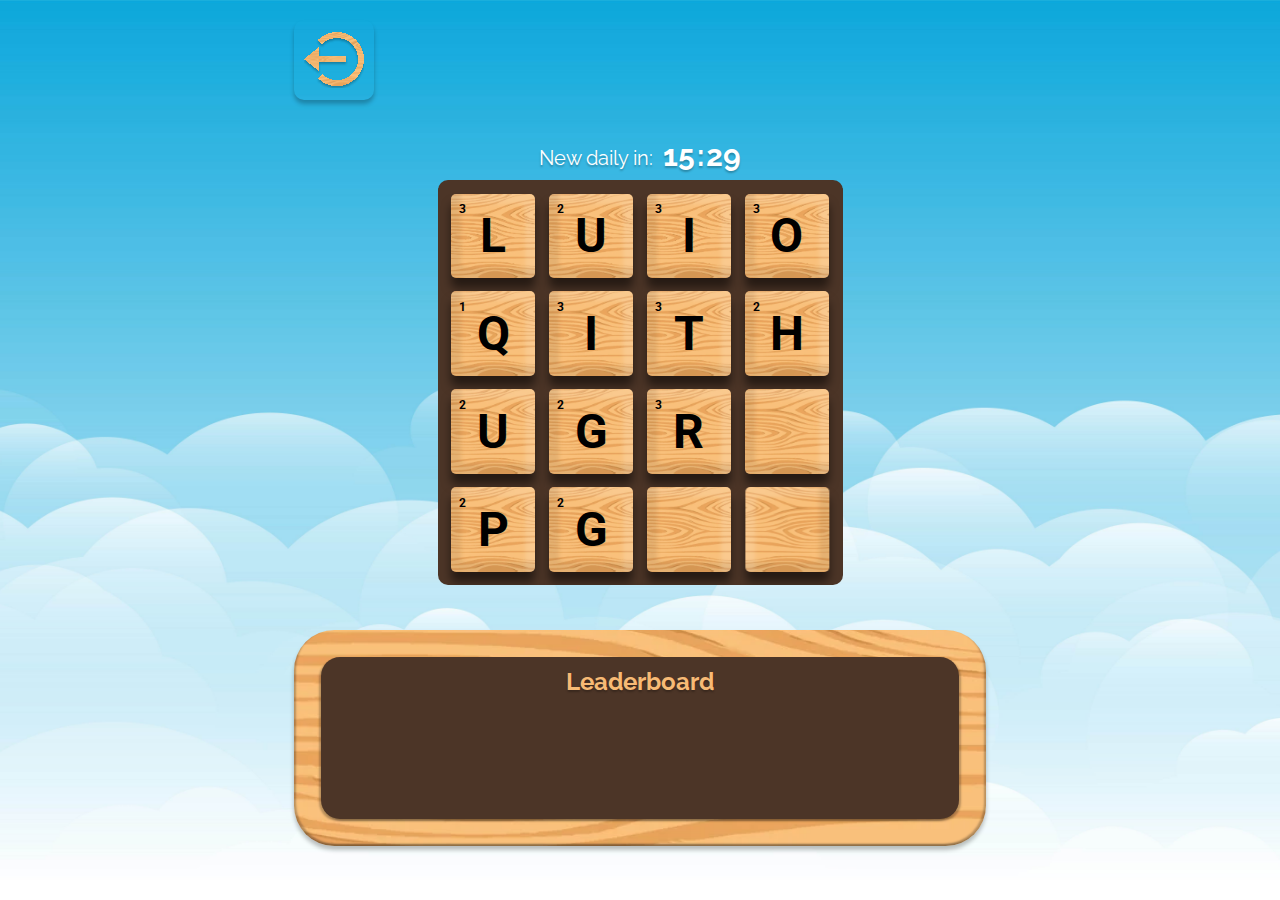
<file: templates/daily.html>
<!DOCTYPE html>
<html lang="en">
<head>
    <!-- Google tag (gtag.js) -->
    <script async src="https://www.googletagmanager.com/gtag/js?id=G-07BF2V1D8M"></script>
    <script>
      window.dataLayer = window.dataLayer || [];
      function gtag(){dataLayer.push(arguments);}
      gtag('js', new Date());

      gtag('config', 'G-07BF2V1D8M');
    </script>

    <meta charset="UTF-8">
    <meta name="viewport" content="width=device-width, initial-scale=1.0">
    <title>Word Flip | Daily</title>
    <meta description="Welcome to Word Flip, a tile-flipping, word-hunting, stress-inducing, vocabulary-stretching game for hours of fun.">

    <meta property="og:title" content="Word Flip | Daily">
    <meta property="og:description" content="Play the Word Flip daily level!">
    <meta property="og:site_name" content="Word Flip">
    <meta property="og:image" content="https://wordflip.net/static/ASSETS/wf-tile.png">
    <meta property="og:url" content="https://wordflip.net">

    <link rel="stylesheet" href="/static/CSS/daily.css">
    <link rel="icon" type="image/x-icon" href="/static/ASSETS/LOGOS/logo-square-16.png">

    <link rel="preload" href="https://fonts.googleapis.com/css2?family=Raleway:wght@500&family=Roboto&display=swap" as="style">
    <link rel="stylesheet" href="https://fonts.googleapis.com/css2?family=Raleway:wght@500&family=Roboto&display=swap">

    <script src="/static/JS/libs/seedrandom.js"></script>
    <script src="/static/JS/daily.js" defer></script>
</head>
<body>
    <div id="header">
        <button class="button home"></button>
    </div>
    <div id="top">
        <div class="timer">
            <span>New daily in: </span>
            <div class="time">
                <span class="hours">00</span>
                <span class="divider">:</span>
                <span class="minutes">00</span>
            </div>
        </div>
    </div>
    <div id="bottom">
        <div class="menu leaderboard wood">
            <div class="content leaderboard">
                <div class="header leaderboard">Leaderboard</div>
                <table class="table leaderboard">
                    <tbody>
                        <tr class="no-content"><td>There aren't any scores on here... Be the first!</td></tr>
                    </tbody>
                </table>
            </div>
        </div>
    </div>
</body>
</html>
</file>
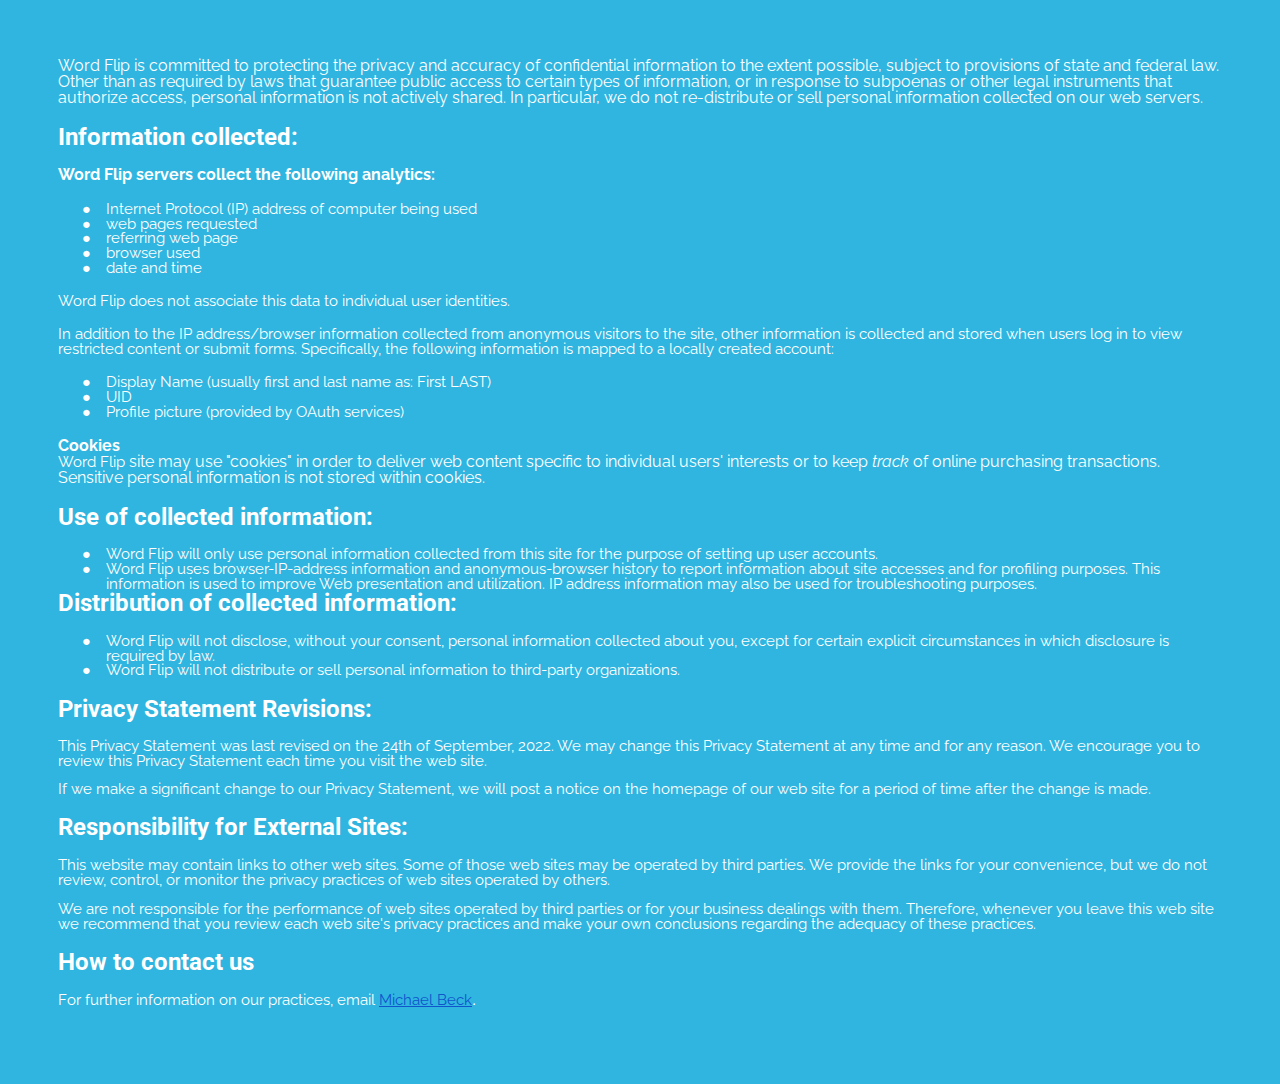
<file: templates/privacy.html>
<html><head><meta content="text/html; charset=UTF-8" http-equiv="content-type"><style type="text/css">@import url('https://fonts.googleapis.com/css2?family=Raleway:wght@400&family=Roboto&display=swap');ul.lst-kix_u22u7aim623n-3{list-style-type:none}ul.lst-kix_u22u7aim623n-2{list-style-type:none}ul.lst-kix_u22u7aim623n-1{list-style-type:none}ul.lst-kix_u22u7aim623n-0{list-style-type:none}ul.lst-kix_ph2lfvg4h455-7{list-style-type:none}ul.lst-kix_u22u7aim623n-7{list-style-type:none}ul.lst-kix_ph2lfvg4h455-6{list-style-type:none}ul.lst-kix_u22u7aim623n-6{list-style-type:none}.lst-kix_u22u7aim623n-0>li:before{content:"\0025cf  "}ul.lst-kix_u22u7aim623n-5{list-style-type:none}ul.lst-kix_ph2lfvg4h455-8{list-style-type:none}ul.lst-kix_u22u7aim623n-4{list-style-type:none}ul.lst-kix_u22u7aim623n-8{list-style-type:none}.lst-kix_ph2lfvg4h455-4>li:before{content:"\0025aa  "}.lst-kix_ph2lfvg4h455-3>li:before{content:"\0025aa  "}.lst-kix_ph2lfvg4h455-2>li:before{content:"\0025aa  "}.lst-kix_ph2lfvg4h455-0>li:before{content:"\0025cf  "}.lst-kix_ph2lfvg4h455-1>li:before{content:"o  "}.lst-kix_u22u7aim623n-7>li:before{content:"o  "}.lst-kix_u22u7aim623n-6>li:before{content:"\0025cf  "}.lst-kix_u22u7aim623n-8>li:before{content:"\0025aa  "}li.li-bullet-0:before{margin-left:-18pt;white-space:nowrap;display:inline-block;min-width:18pt}.lst-kix_u22u7aim623n-3>li:before{content:"\0025cf  "}ul.lst-kix_ph2lfvg4h455-1{list-style-type:none}.lst-kix_ph2lfvg4h455-5>li:before{content:"\0025aa  "}.lst-kix_u22u7aim623n-2>li:before{content:"\0025aa  "}.lst-kix_u22u7aim623n-4>li:before{content:"o  "}ul.lst-kix_ph2lfvg4h455-0{list-style-type:none}ul.lst-kix_ph2lfvg4h455-3{list-style-type:none}.lst-kix_ph2lfvg4h455-6>li:before{content:"\0025aa  "}.lst-kix_u22u7aim623n-1>li:before{content:"o  "}.lst-kix_u22u7aim623n-5>li:before{content:"\0025aa  "}ul.lst-kix_ph2lfvg4h455-2{list-style-type:none}ul.lst-kix_ph2lfvg4h455-5{list-style-type:none}ul.lst-kix_ph2lfvg4h455-4{list-style-type:none}.lst-kix_ph2lfvg4h455-8>li:before{content:"\0025aa  "}.lst-kix_ph2lfvg4h455-7>li:before{content:"\0025aa  "}ol{margin:0;padding:0}table td,table th{padding:0}.c5{margin-left:36pt;padding-top:0pt;padding-left:0pt;padding-bottom:0pt;line-height:1.0;orphans:2;widows:2;text-align:left}.c17{color:#fff;font-weight:400;text-decoration:none;vertical-align:baseline;font-size:11pt;font-family:"Roboto";font-style:normal}.c6{color:#fff;font-weight:700;text-decoration:none;vertical-align:baseline;font-size:18pt;font-family:"Roboto";font-style:normal}.c3{color:#fff;font-weight:400;text-decoration:none;vertical-align:baseline;font-size:12pt;font-family:"Raleway";font-style:normal}.c9{color:#fff;font-weight:700;text-decoration:none;vertical-align:baseline;font-size:11pt;font-family:"Roboto";font-style:normal}.c1{color:#fff;font-weight:700;text-decoration:none;vertical-align:baseline;font-size:12pt;font-family:"Raleway";font-style:normal}.c2{color:#fff;font-weight:400;text-decoration:none;vertical-align:baseline;font-size:11pt;font-family:"Raleway";font-style:normal}.c7{padding-top:5pt;padding-bottom:14pt;line-height:1.0;orphans:2;widows:2;text-align:left}.c12{padding-top:0pt;padding-bottom:5pt;line-height:1.0;orphans:2;widows:2;text-align:left}.c0{padding-top:0pt;padding-bottom:14pt;line-height:1.0;orphans:2;widows:2;text-align:left}.c18{-webkit-text-decoration-skip:none;color:#1155cc;text-decoration:underline;text-decoration-skip-ink:none}.c10{background-color:#2FB5E0;padding:50px}.c13{font-size:12pt;font-family:"Raleway";font-weight:700}.c16{color:inherit;text-decoration:inherit}.c11{margin-left:36pt;padding-left:0pt}.c4{font-weight:400;font-family:"Raleway"}.c8{padding:0;margin:0}.c14{font-size:12pt}.c15{font-style:italic}.title{padding-top:0pt;color:#fff;font-size:26pt;padding-bottom:3pt;font-family:"Arial";line-height:1.15;page-break-after:avoid;orphans:2;widows:2;text-align:left}.subtitle{padding-top:0pt;color:#666666;font-size:15pt;padding-bottom:16pt;font-family:"Arial";line-height:1.15;page-break-after:avoid;orphans:2;widows:2;text-align:left}li{color:#fff;font-size:11pt;font-family:"Arial"}p{margin:0;color:#fff;font-size:11pt;font-family:"Arial"}h1{padding-top:20pt;color:#fff;font-size:20pt;padding-bottom:6pt;font-family:"Arial";line-height:1.15;page-break-after:avoid;orphans:2;widows:2;text-align:left}h2{padding-top:18pt;color:#fff;font-size:16pt;padding-bottom:6pt;font-family:"Arial";line-height:1.15;page-break-after:avoid;orphans:2;widows:2;text-align:left}h3{padding-top:16pt;color:#434343;font-size:14pt;padding-bottom:4pt;font-family:"Arial";line-height:1.15;page-break-after:avoid;orphans:2;widows:2;text-align:left}h4{padding-top:14pt;color:#666666;font-size:12pt;padding-bottom:4pt;font-family:"Arial";line-height:1.15;page-break-after:avoid;orphans:2;widows:2;text-align:left}h5{padding-top:12pt;color:#666666;font-size:11pt;padding-bottom:4pt;font-family:"Arial";line-height:1.15;page-break-after:avoid;orphans:2;widows:2;text-align:left}h6{padding-top:12pt;color:#666666;font-size:11pt;padding-bottom:4pt;font-family:"Arial";line-height:1.15;page-break-after:avoid;font-style:italic;orphans:2;widows:2;text-align:left}</style></head><body class="c10 doc-content"><p class="c0"><span class="c3">Word Flip is committed to protecting the privacy and accuracy of confidential information to the extent possible, subject to provisions of state and federal law. Other than as required by laws that guarantee public access to certain types of information, or in response to subpoenas or other legal instruments that authorize access, personal information is not actively shared. In particular, we do not re-distribute or sell personal information collected on our web servers.</span></p><p class="c0"><span class="c6">Information collected: </span></p><p class="c0"><span class="c1">Word Flip servers collect the following analytics: </span></p><ul class="c8 lst-kix_u22u7aim623n-0 start"><li class="c5 li-bullet-0"><span class="c4">Internet Protocol (IP) address of computer being used </span></li><li class="c5 li-bullet-0"><span class="c4">web pages requested </span></li><li class="c5 li-bullet-0"><span class="c4">referring web page </span></li><li class="c5 li-bullet-0"><span class="c4">browser used </span></li><li class="c0 c11 li-bullet-0"><span class="c4">date and time</span></li></ul><p class="c0"><span class="c4">Word Flip</span><span class="c4">&nbsp;does not associate this data to individual user identities.</span></p><p class="c0"><span class="c2">In addition to the IP address/browser information collected from anonymous visitors to the site, other information is collected and stored when users log in to view restricted content or submit forms. Specifically, the following information is mapped to a locally created account:</span></p><ul class="c8 lst-kix_ph2lfvg4h455-0 start"><li class="c5 li-bullet-0"><span class="c2">Display Name (usually first and last name as: First LAST)</span></li><li class="c5 li-bullet-0"><span class="c2">UID</span></li><li class="c0 c11 li-bullet-0"><span class="c4">Profile picture (provided by OAuth services)</span></li></ul><p class="c0"><span class="c13">Cookies<br></span><span class="c4">Word Flip </span><span class="c4 c14">site may use &quot;cookies&quot; in order to deliver web content specific to individual users&#39; interests or to keep </span><span class="c4 c14 c15">track</span><span class="c4 c14">&nbsp;of online purchasing transactions. Sensitive personal information is not stored within cookies.<br></span></p><p class="c0"><span class="c6">Use of collected information:</span></p><ul class="c8 lst-kix_ph2lfvg4h455-0"><li class="c5 li-bullet-0"><span class="c4">Word Flip</span><span class="c2">&nbsp;will only use personal information collected from this site for the purpose of setting up user accounts.</span></li><li class="c5 li-bullet-0"><span class="c2">Word Flip uses browser-IP-address information and anonymous-browser history to report information about site accesses and for profiling purposes. This information is used to improve Web presentation and utilization. IP address information may also be used for troubleshooting purposes.</span></li></ul><p class="c0"><span class="c6">Distribution of collected information:</span></p><ul class="c8 lst-kix_ph2lfvg4h455-0"><li class="c5 li-bullet-0"><span class="c4">Word Flip</span><span class="c2">&nbsp;will not disclose, without your consent, personal information collected about you, except for certain explicit circumstances in which disclosure is required by law.</span></li><li class="c0 c11 li-bullet-0"><span class="c2">Word Flip will not distribute or sell personal information to third-party organizations.</span></li></ul><p class="c0"><span class="c6">Privacy Statement Revisions:</span></p><p class="c12" id="h.gjdgxs"><span class="c2">This Privacy Statement was last revised on the 24th of September, 2022. We may change this Privacy Statement at any time and for any reason. We encourage you to review this Privacy Statement each time you visit the web site.</span></p><p class="c7"><span class="c2">If we make a significant change to our Privacy Statement, we will post a notice on the homepage of our web site for a period of time after the change is made. </span></p><p class="c0"><span class="c6">Responsibility for External Sites:</span></p><p class="c0"><span class="c2">This website may contain links to other web sites. Some of those web sites may be operated by third parties. We provide the links for your convenience, but we do not review, control, or monitor the privacy practices of web sites operated by others. <br><br>We are not responsible for the performance of web sites operated by third parties or for your business dealings with them. Therefore, whenever you leave this web site we recommend that you review each web site&#39;s privacy practices and make your own conclusions regarding the adequacy of these practices.</span></p><p class="c0"><span class="c6">How to contact us</span></p><p class="c0"><span class="c4">For further information on our practices, email </span><span class="c4 c18"><a class="c16" href="mailto:beck.jacob.michael@gmail.com">Michael Beck</a></span><span>.</span></p></body></html>
</file>
<file: static/CSS/daily.css>
:root {
    --gap: 6vw;
}

*, *::before, *::after {
    box-sizing: border-box;
    margin: 0;
    padding: 0;

    user-select: none;
    -webkit-user-select: none;
    -moz-user-select: none;
}

html {
    background: #0CA8DB url("../ASSETS/sky.jpg") no-repeat center;
    background-size: cover;
    height: 100vh;
    max-height: -webkit-fill-available;
    max-height: -moz-available;
}

body {
    width: 100vw;
    max-width: 800px;
    height: 100%;
    position: relative;
    left: 50%;
    translate: -50%;
}

button {
    appearance: none;
    cursor: pointer;
    border: unset;
    background: unset;
}

.wood {
    background: url("../ASSETS/wood.jpg") no-repeat center;
    background-size: cover;
}

#header {
    height: 10%;
    padding: 10px var(--gap);
    padding-bottom: 0px;
    translate: 0 10px;
}

#header > .button {
    height: 100%;
    aspect-ratio: 1;
    box-shadow: 0px 4px 4px rgba(0, 0, 0, .25);
    border-radius: 10px;
    transition: all 100ms ease-out;
}

.button.home {
    background: url("../ASSETS/exit.svg") no-repeat center;
    background-size: 75%;
}

#top {
    height: 60%;
    padding: 0px calc(var(--gap) * 2);
    padding-bottom: 0px;
    display: flex;
    flex-direction: column;
    align-items: center;
    justify-content: center;
}

#bottom {
    height: 30%;
    padding: var(--gap);
    padding-top: 0px;
}

.timer {
    font-family: Raleway, Arial;
    font-size: 1.25em;
    padding: 5px 0px;
    text-shadow: 0px 2px 2px rgba(0, 0, 0, .25);
    color: white;
    display: flex;
    align-items: center;
    justify-content: center;
    gap: 10px;
}

.time {
    font-weight: bold;
    font-size: 1.5em;
    translate: 0 -.075em;
    display: flex;
    gap: 2px;
    animation: flash 1.5s ease-in-out infinite;
}

@keyframes flash {
    0% { opacity: .75 }
    50% { opacity: 1 }
    100% { opacity: .75 }
}

.board-display {
    height: 75%;
    aspect-ratio: 1;
    background-color: #4C3527;
    border-radius: 10px;
    display: grid;
    grid-template: repeat(4, 1fr) / repeat(4, 1fr);
    gap: calc(var(--gap) * .25);
    padding: calc(var(--gap) * .25);
    position: relative;
    overflow: hidden;
}

.board-display::after {
    content: '';
    position: absolute;
    width: 100%;
    background-color: rgba(0, 0, 0, .5);
    opacity: 0;
    transition: opacity 500ms ease-out;
}

.board-display.loggedIn::after {
    height: 100%;
}

.board-display.n-loggedIn::after {
    height: 15%;
    top: 50%;
    translate: 0 -50%;
    background-color: rgba(0, 0, 0, .75);
}

.board-display::before {
    z-index: 100;
    content: '';
    position: absolute;
    left: 50%;
    top: 50%;
    translate: -50% -50%;
    opacity: 0;
    transition: opacity 250ms ease-out;
}

.board-display.loggedIn::before {
    border-radius: 50%;
    background: url("../ASSETS/play-button.svg") no-repeat center;
    background-size: contain;
    animation: pulse 1s ease-in-out infinite;
    cursor: pointer;
    width: 30%;
    height: 30%;
}

.board-display.n-loggedIn::before {
    content: "You aren't logged in!\ALog in to submit a score.";
    width: 100%;
    color: white;
    font-family: Raleway, Arial;
    text-align: center;
    font-size: 4vw;
    white-space: pre-line;
    line-height: 1;
}

.tile {
    position: relative;
    font-weight: bold;
    display: flex;
    align-items: center;
    justify-content: center;
    font-size: clamp(1em, 10vw, 3em);
    border-radius: 5px;
    box-shadow:
        0px 10px 10px rgba(0, 0, 0, .5),
        10px -10px 4px inset rgba(0, 0, 0, .08),
        -10px 10px 4px inset rgba(255, 255, 255, .15);
    font-family: Roboto, monospace;
    transition: transform 250ms ease-out;
}

.tile.flipped {
    transform: rotateY(180deg);
}

.tile::after {
    content: attr(data-lives);
    position: absolute;
    font-size: 25%;
    left: 10%;
    top: 10%;
}

.leaderboard.menu {
    width: 100%;
    height: 100%;
    border-radius: calc(var(--gap) * .75);
    padding: calc(var(--gap) / 2);
    box-shadow:
        -2px -2px 2px inset rgba(0, 0, 0, .25),
        2px -2px 2px inset rgba(0, 0, 0, .25),
        0px 4px 4px rgba(0, 0, 0, .25);
}

.no-content {
    display: none;
    text-align: center;
    height: 100%;
    font-size: 1.25em;
    font-family: Raleway, Arial;
    color: rgba(255, 255, 255, .5);
    background-color: rgba(0, 0, 0, .25);
}

.no-content > td {
    padding: 10px;
}

.table.leaderboard > tbody.empty > .no-content {
    display: table-row;
}

.leaderboard.content {
    width: 100%;
    height: 100%;
    background-color: #4C3527;
    border-radius: calc(var(--gap) * .3525);
    box-shadow:
        2px 2px 2px rgba(0, 0, 0, .25),
        -2px 2px 2px rgba(0, 0, 0, .25);
    overflow: hidden auto;
}

.leaderboard.header {
    height: 2em;
    width: 100%;
    display: grid;
    place-items: center;
    font-size: 1.5em;
    font-weight: bold;
    color: #F7BA75;
    text-shadow: 0px 2px 2px rgba(0, 0, 0, .25);
    font-family: Raleway, monospace;
}

.leaderboard.table {
    width: 100%;
    border-spacing: 0;
}

.leaderboard.table-row {
    height: 2.5em;
    background-color: rgba(0, 0, 0, .1);
}

.leaderboard.table-cell {
    border-top: 2px solid rgba(0, 0, 0, .25);
}

.leaderboard.table-row:last-child > .table-cell {
    border-bottom: 2px solid rgba(0, 0, 0, .25);
}

.leaderboard.table-cell:not(.user) {
    border-right: 2px solid rgba(0, 0, 0, .25);
}

.leaderboard.table-cell.placement {
    width: 15%;
    text-align: center;
    font-size: 1.25em;
    font-family: Roboto, monospace;
    color: rgba(0, 0, 0, .5);
    text-shadow: 0px 2px 2px rgba(0, 0, 0, .25);
}

.leaderboard.table-cell:not(.placement) {
    width: fit-content;
    padding-left: 10px;
    font-family: Raleway, Arial;
    color: rgba(255, 255, 255, .5);
    font-size: 1.1em;
}

.leaderboard.table-cell.placement[data-num="1"] {
    background: url("../ASSETS/medal-first.svg") no-repeat center;
    background-size: 50% 75%;
}

.leaderboard.table-cell.placement[data-num="2"] {
    background: url("../ASSETS/medal-second.svg") no-repeat center;
    background-size: 50% 75%;
}

.leaderboard.table-cell.placement[data-num="3"] {
    background: url("../ASSETS/medal-third.svg") no-repeat center;
    background-size: 50% 75%;
}

.leaderboard.table-cell.placement:not([data-num="1"]):not([data-num="2"]):not([data-num="3"])::after {
    content: attr(data-num);
}


@media screen and (orientation: landscape) {
    :root {
        --gap: 6vh;
    }
}

@media screen and (hover: none) {
    .board-display:not(:has(.tile.flipped))::after, .board-display:not(:has(.tile.flipped))::before {
        opacity: 1;
    }
}

@media screen and (hover: hover) {
    ::-webkit-scrollbar {
        display: none;
    }

    .board-display:not(:has(.tile.flipped)):hover::after, .board-display:not(:has(.tile.flipped)):hover::before {
        opacity: 1;
    }

    .leaderboard.table-row:hover {
        background-color: rgba(0, 0, 0, .2);
    }

    .leaderboard.table-row:hover > .leaderboard.table-cell {
        color: white;
    }

    #header > .button:hover {
        box-shadow: none;
        translate: 0px 4px;
    }
}

@media screen and (min-width: 800px) {
    .board-display.n-loggedIn::before {
        font-size: 2vh;
    }
}

@keyframes pulse {
    0% { scale: 1 }
    50% { scale: 1.05 }
    100% { scale: 1 }
}
</file>
